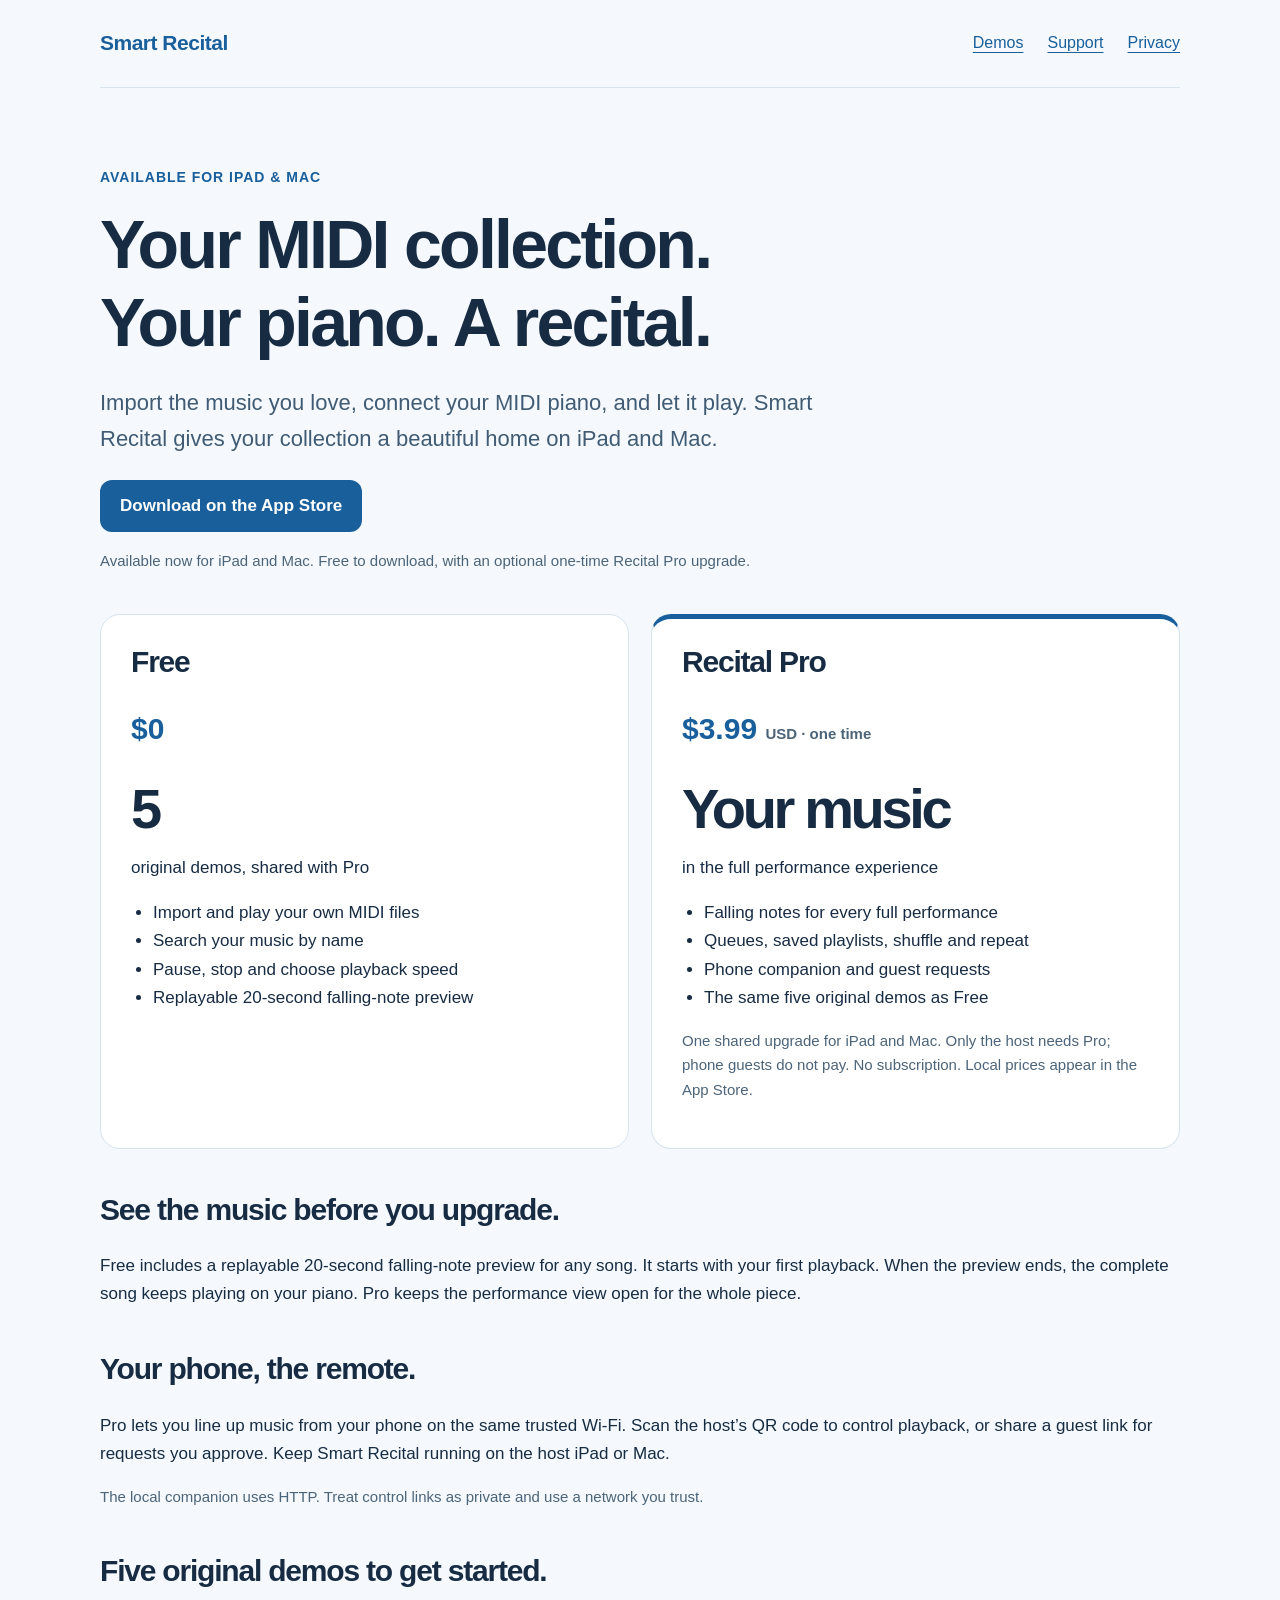
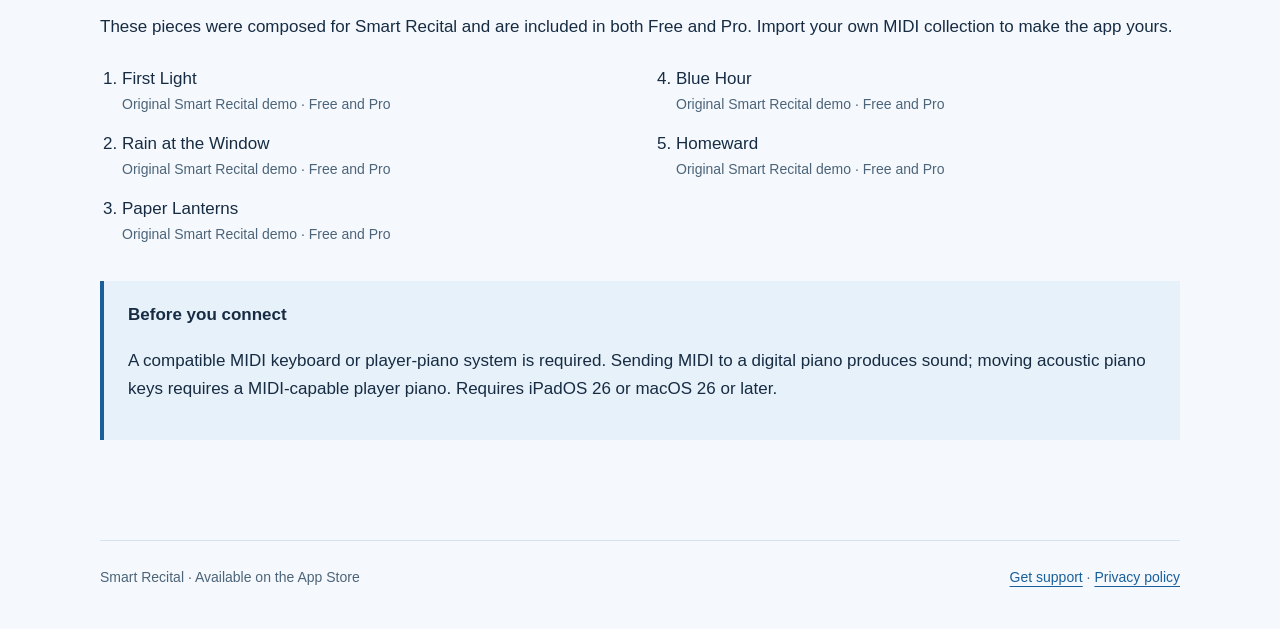
<file: index.html>
<!doctype html>
<html lang="en">
<head>
  <meta charset="utf-8">
  <meta name="viewport" content="width=device-width,initial-scale=1">
  <title>Smart Recital — Your MIDI collection on your piano</title>
  <meta name="description" content="Bring your MIDI files to a connected piano with Smart Recital for iPad and Mac. Pro adds falling notes, queues and a phone companion.">
  <link rel="icon" href="favicon.svg">
  <link rel="stylesheet" href="style.css">
</head>
<body>
  <header><a href="./" aria-label="Smart Recital home">Smart Recital</a><nav aria-label="Main"><a href="#collection">Demos</a><a href="support.html">Support</a><a href="privacy.html">Privacy</a></nav></header>
  <main>
    <p class="status">Available for iPad &amp; Mac</p>
    <h1>Your MIDI collection.<br>Your piano. A recital.</h1>
    <p class="intro">Import the music you love, connect your MIDI piano, and let it play. Smart Recital gives your collection a beautiful home on iPad and Mac.</p>
    <p><a class="button" href="https://apps.apple.com/us/app/smart-recital/id6814721420">Download on the App Store</a></p>
    <p class="small">Available now for iPad and Mac. Free to download, with an optional one-time Recital Pro upgrade.</p>
    <div class="tiers">
      <section class="tier" aria-labelledby="free-title"><h2 id="free-title" style="margin-top:0">Free</h2><p class="price">$0</p><p class="count">5</p><p>original demos, shared with Pro</p><ul><li>Import and play your own MIDI files</li><li>Search your music by name</li><li>Pause, stop and choose playback speed</li><li>Replayable 20-second falling-note preview</li></ul></section>
      <section class="tier pro" aria-labelledby="pro-title"><h2 id="pro-title" style="margin-top:0">Recital Pro</h2><p class="price">$3.99 <span class="small">USD · one time</span></p><p class="count">Your music</p><p>in the full performance experience</p><ul><li>Falling notes for every full performance</li><li>Queues, saved playlists, shuffle and repeat</li><li>Phone companion and guest requests</li><li>The same five original demos as Free</li></ul><p class="small">One shared upgrade for iPad and Mac. Only the host needs Pro; phone guests do not pay. No subscription. Local prices appear in the App Store.</p></section>
    </div>
    <section><h2>See the music before you upgrade.</h2><p>Free includes a replayable 20-second falling-note preview for any song. It starts with your first playback. When the preview ends, the complete song keeps playing on your piano. Pro keeps the performance view open for the whole piece.</p></section>
    <section><h2>Your phone, the remote.</h2><p>Pro lets you line up music from your phone on the same trusted Wi-Fi. Scan the host’s QR code to control playback, or share a guest link for requests you approve. Keep Smart Recital running on the host iPad or Mac.</p><p class="small">The local companion uses HTTP. Treat control links as private and use a network you trust.</p></section>
    <section id="collection"><h2>Five original demos to get started.</h2><p>These pieces were composed for Smart Recital and are included in both Free and Pro. Import your own MIDI collection to make the app yours.</p><div id="catalog"></div></section>
    <section class="note"><strong>Before you connect</strong><p>A compatible MIDI keyboard or player-piano system is required. Sending MIDI to a digital piano produces sound; moving acoustic piano keys requires a MIDI-capable player piano. Requires iPadOS 26 or macOS 26 or later.</p></section>
  </main>
  <footer><span>Smart Recital · Available on the App Store</span><span><a href="support.html">Get support</a> · <a href="privacy.html">Privacy policy</a></span></footer>
  <script src="collection.js"></script>
</body>
</html>
</file>
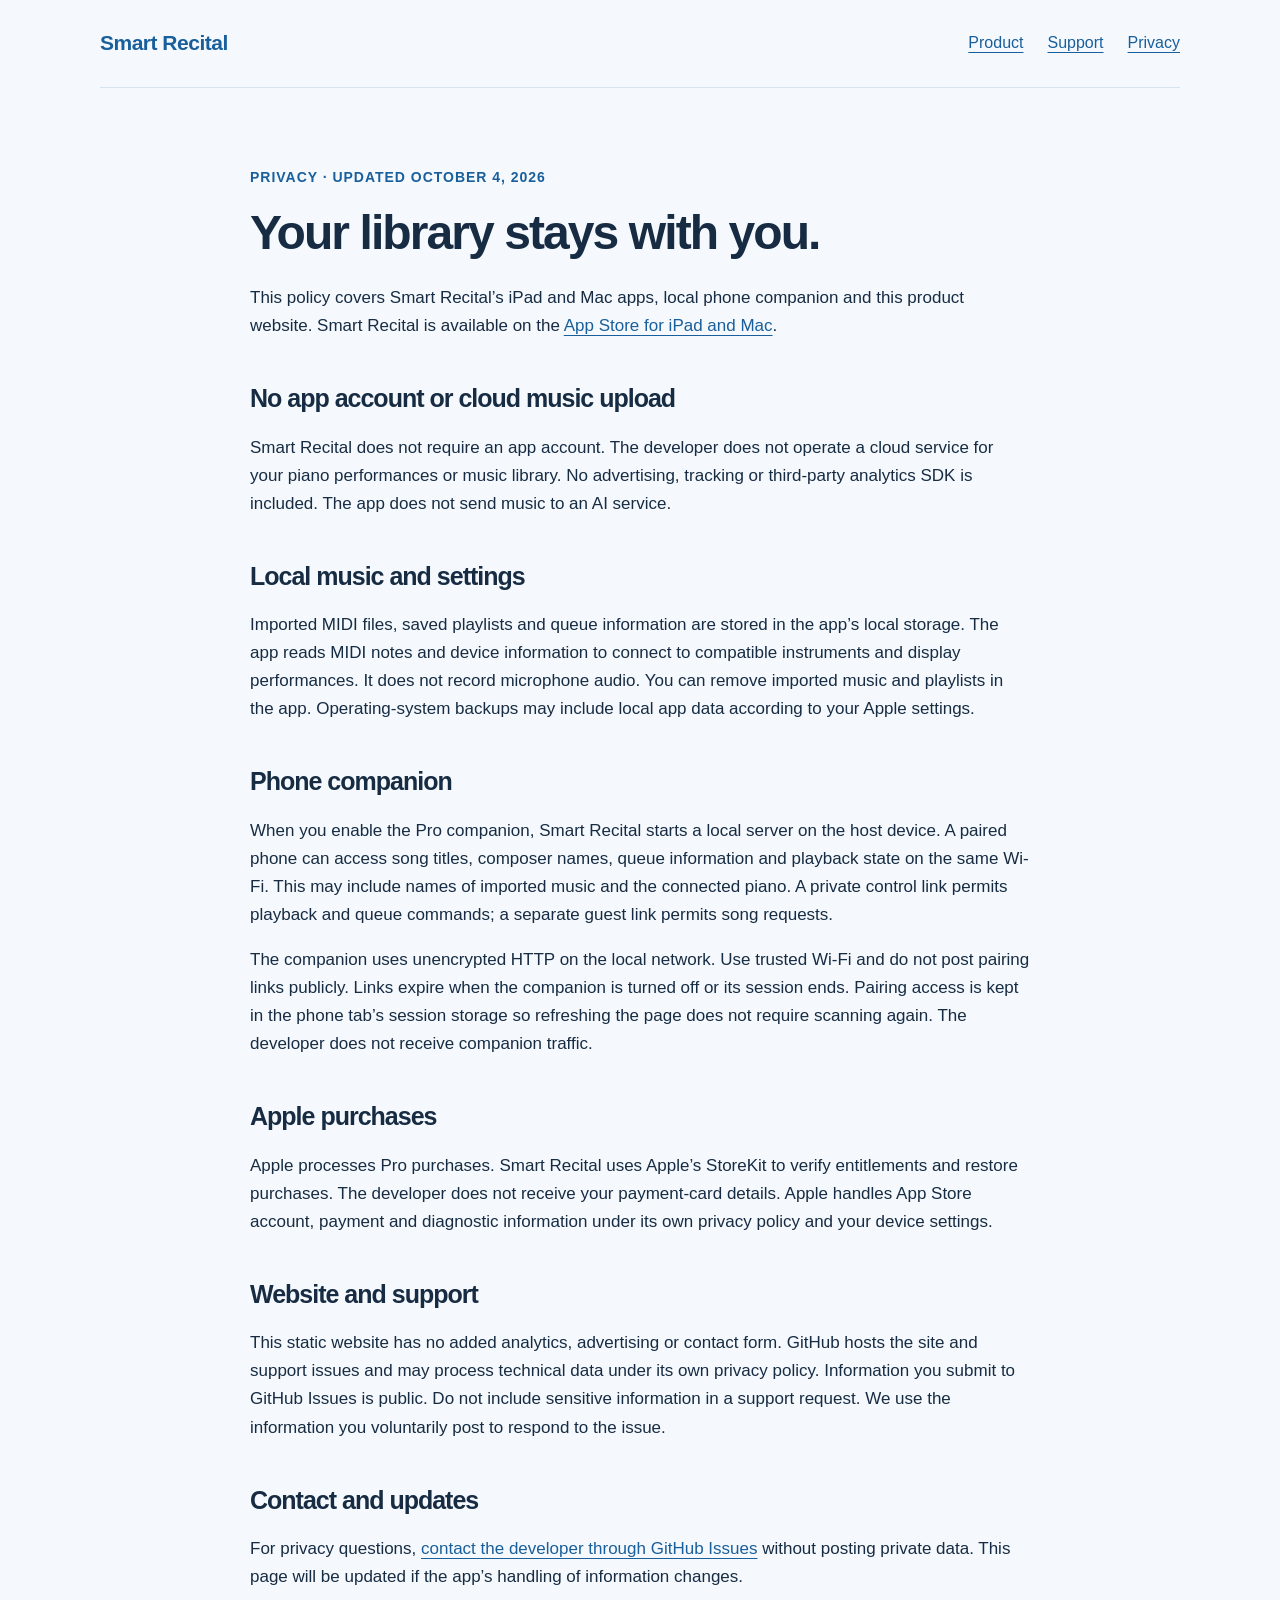
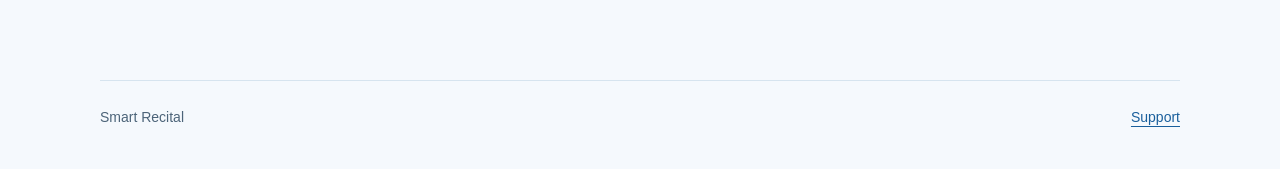
<file: privacy.html>
<!doctype html><html lang="en"><head><meta charset="utf-8"><meta name="viewport" content="width=device-width,initial-scale=1"><title>Smart Recital Privacy Policy</title><meta name="description" content="How Smart Recital handles your local music library, purchases, piano connections and phone companion."><link rel="icon" href="favicon.svg"><link rel="stylesheet" href="style.css"></head><body><header><a href="./">Smart Recital</a><nav aria-label="Main"><a href="./">Product</a><a href="support.html">Support</a><a href="privacy.html" aria-current="page">Privacy</a></nav></header><main class="textpage"><p class="status">Privacy · Updated October 4, 2026</p><h1>Your library stays with you.</h1><p>This policy covers Smart Recital’s iPad and Mac apps, local phone companion and this product website. Smart Recital is available on the <a href="https://apps.apple.com/us/app/smart-recital/id6814721420">App Store for iPad and Mac</a>.</p><h2>No app account or cloud music upload</h2><p>Smart Recital does not require an app account. The developer does not operate a cloud service for your piano performances or music library. No advertising, tracking or third-party analytics SDK is included. The app does not send music to an AI service.</p><h2>Local music and settings</h2><p>Imported MIDI files, saved playlists and queue information are stored in the app’s local storage. The app reads MIDI notes and device information to connect to compatible instruments and display performances. It does not record microphone audio. You can remove imported music and playlists in the app. Operating-system backups may include local app data according to your Apple settings.</p><h2>Phone companion</h2><p>When you enable the Pro companion, Smart Recital starts a local server on the host device. A paired phone can access song titles, composer names, queue information and playback state on the same Wi-Fi. This may include names of imported music and the connected piano. A private control link permits playback and queue commands; a separate guest link permits song requests.</p><p>The companion uses unencrypted HTTP on the local network. Use trusted Wi-Fi and do not post pairing links publicly. Links expire when the companion is turned off or its session ends. Pairing access is kept in the phone tab’s session storage so refreshing the page does not require scanning again. The developer does not receive companion traffic.</p><h2>Apple purchases</h2><p>Apple processes Pro purchases. Smart Recital uses Apple’s StoreKit to verify entitlements and restore purchases. The developer does not receive your payment-card details. Apple handles App Store account, payment and diagnostic information under its own privacy policy and your device settings.</p><h2>Website and support</h2><p>This static website has no added analytics, advertising or contact form. GitHub hosts the site and support issues and may process technical data under its own privacy policy. Information you submit to GitHub Issues is public. Do not include sensitive information in a support request. We use the information you voluntarily post to respond to the issue.</p><h2>Contact and updates</h2><p>For privacy questions, <a href="https://github.com/pstarwars2026/smart-recital/issues/new">contact the developer through GitHub Issues</a> without posting private data. This page will be updated if the app’s handling of information changes.</p></main><footer><span>Smart Recital</span><a href="support.html">Support</a></footer></body></html>
</file>
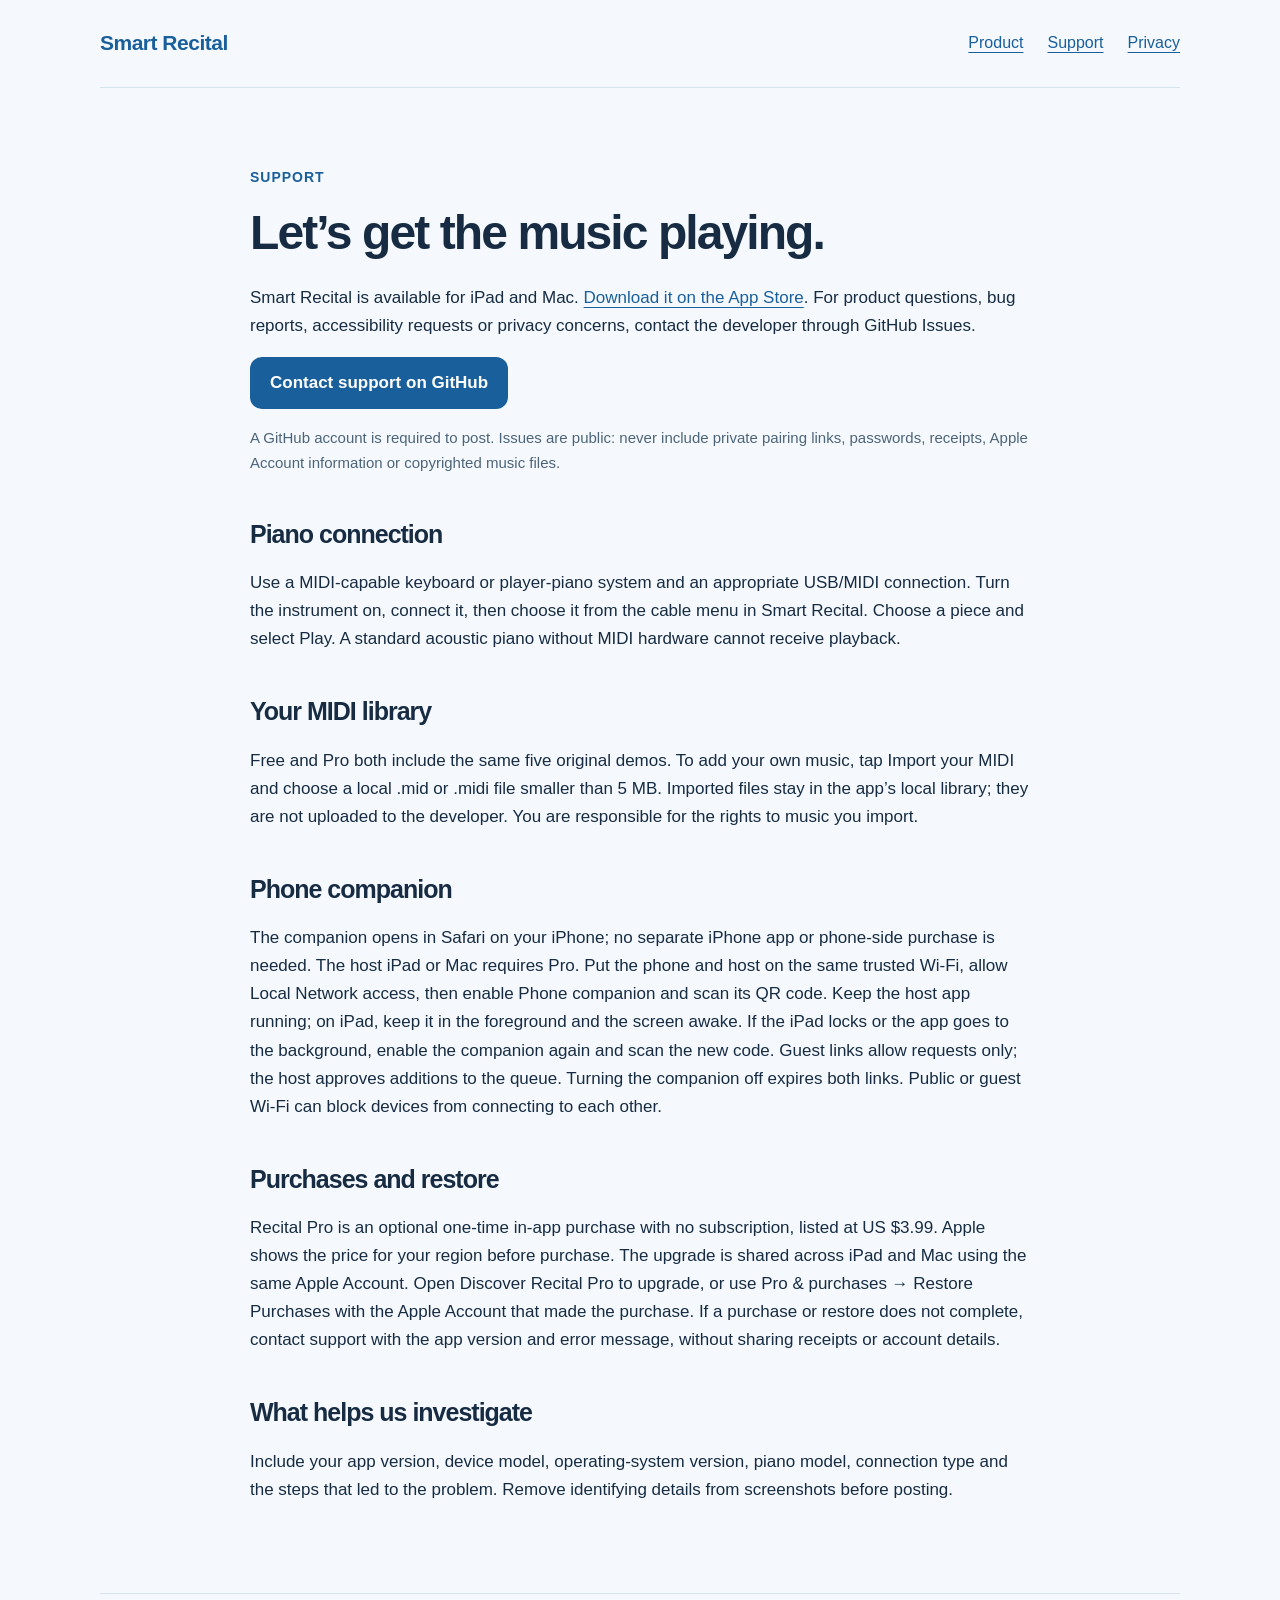
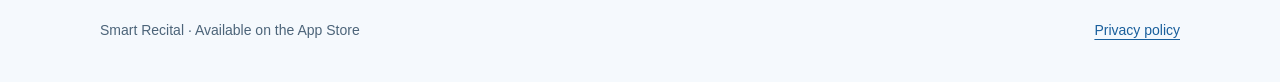
<file: support.html>
<!doctype html><html lang="en"><head><meta charset="utf-8"><meta name="viewport" content="width=device-width,initial-scale=1"><title>Smart Recital Support</title><meta name="description" content="Contact Smart Recital support and get help with MIDI piano connections, Pro and the phone companion."><link rel="icon" href="favicon.svg"><link rel="stylesheet" href="style.css"></head><body><header><a href="./">Smart Recital</a><nav aria-label="Main"><a href="./">Product</a><a href="support.html" aria-current="page">Support</a><a href="privacy.html">Privacy</a></nav></header><main class="textpage"><p class="status">Support</p><h1>Let’s get the music playing.</h1><p>Smart Recital is available for iPad and Mac. <a href="https://apps.apple.com/us/app/smart-recital/id6814721420">Download it on the App Store</a>. For product questions, bug reports, accessibility requests or privacy concerns, contact the developer through GitHub Issues.</p><p><a class="button" href="https://github.com/pstarwars2026/smart-recital/issues/new">Contact support on GitHub</a></p><p class="small">A GitHub account is required to post. Issues are public: never include private pairing links, passwords, receipts, Apple Account information or copyrighted music files.</p><h2>Piano connection</h2><p>Use a MIDI-capable keyboard or player-piano system and an appropriate USB/MIDI connection. Turn the instrument on, connect it, then choose it from the cable menu in Smart Recital. Choose a piece and select Play. A standard acoustic piano without MIDI hardware cannot receive playback.</p><h2>Your MIDI library</h2><p>Free and Pro both include the same five original demos. To add your own music, tap Import your MIDI and choose a local .mid or .midi file smaller than 5 MB. Imported files stay in the app’s local library; they are not uploaded to the developer. You are responsible for the rights to music you import.</p><h2>Phone companion</h2><p>The companion opens in Safari on your iPhone; no separate iPhone app or phone-side purchase is needed. The host iPad or Mac requires Pro. Put the phone and host on the same trusted Wi-Fi, allow Local Network access, then enable Phone companion and scan its QR code. Keep the host app running; on iPad, keep it in the foreground and the screen awake. If the iPad locks or the app goes to the background, enable the companion again and scan the new code. Guest links allow requests only; the host approves additions to the queue. Turning the companion off expires both links. Public or guest Wi-Fi can block devices from connecting to each other.</p><h2>Purchases and restore</h2><p>Recital Pro is an optional one-time in-app purchase with no subscription, listed at US $3.99. Apple shows the price for your region before purchase. The upgrade is shared across iPad and Mac using the same Apple Account. Open Discover Recital Pro to upgrade, or use Pro &amp; purchases → Restore Purchases with the Apple Account that made the purchase. If a purchase or restore does not complete, contact support with the app version and error message, without sharing receipts or account details.</p><h2>What helps us investigate</h2><p>Include your app version, device model, operating-system version, piano model, connection type and the steps that led to the problem. Remove identifying details from screenshots before posting.</p></main><footer><span>Smart Recital · Available on the App Store</span><a href="privacy.html">Privacy policy</a></footer></body></html>
</file>
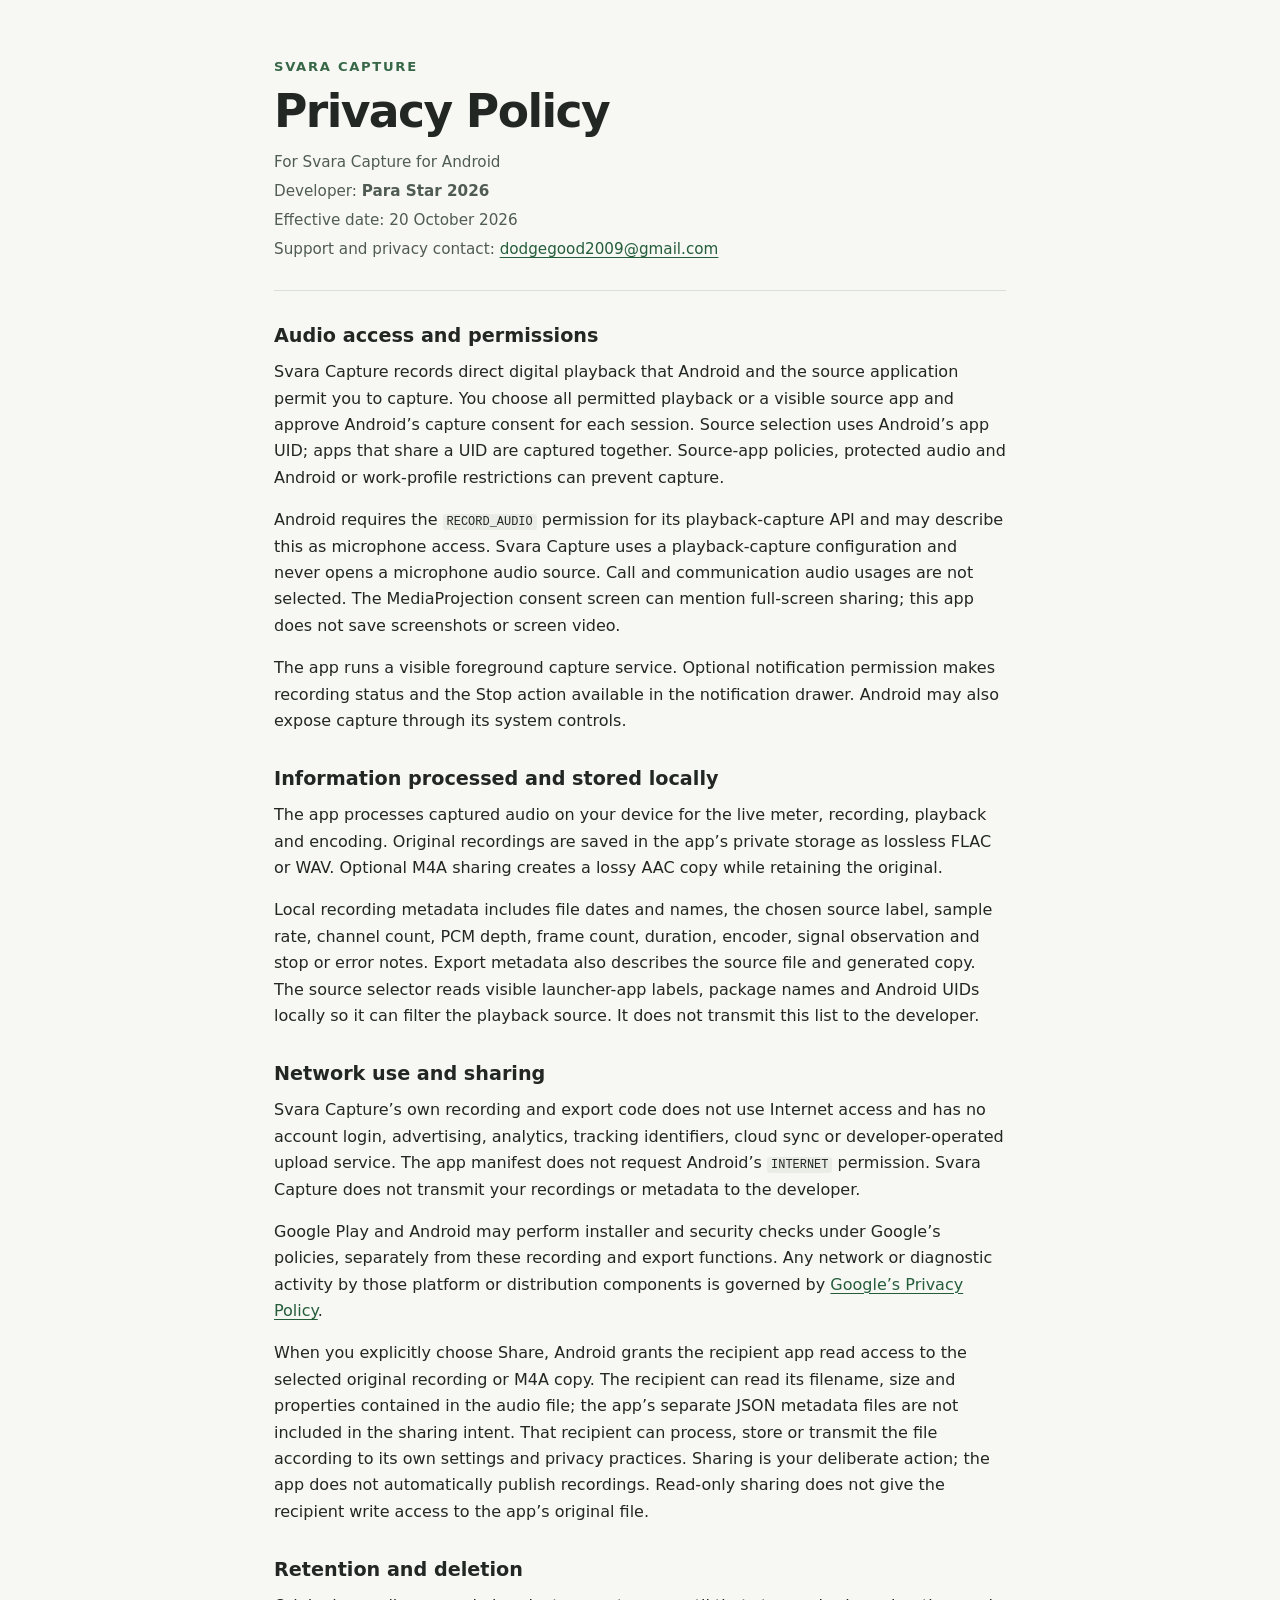
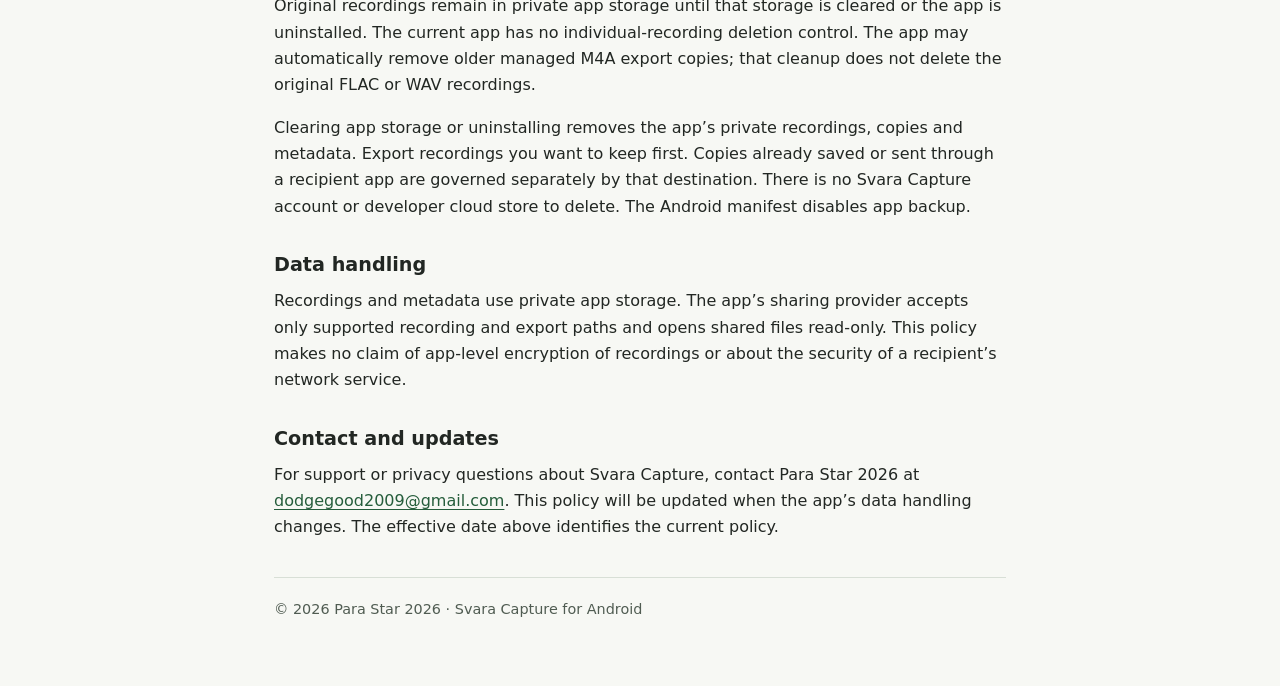
<file: svara-capture/privacy.html>
<!doctype html>
<html lang="en">
<head>
  <meta charset="utf-8">
  <meta name="viewport" content="width=device-width, initial-scale=1">
  <meta name="description" content="Privacy policy for Svara Capture for Android, developed by Para Star 2026.">
  <meta http-equiv="Content-Security-Policy" content="default-src 'none'; style-src 'unsafe-inline'; base-uri 'none'; form-action 'none'">
  <title>Svara Capture — Privacy Policy</title>
  <style>
    :root { color-scheme: light; font-family: system-ui, -apple-system, BlinkMacSystemFont, "Segoe UI", sans-serif; color: #222723; background: #f7f8f4; }
    * { box-sizing: border-box; }
    body { margin: 0; line-height: 1.65; }
    main { max-width: 780px; margin: 0 auto; padding: 56px 24px 64px; }
    header { padding-bottom: 24px; border-bottom: 1px solid #d8dfd6; }
    .brand { margin: 0 0 8px; color: #376747; font-size: .82rem; font-weight: 700; letter-spacing: .13em; text-transform: uppercase; }
    h1 { margin: 0 0 12px; font-size: clamp(2rem, 7vw, 2.85rem); line-height: 1.15; letter-spacing: -.035em; }
    h2 { margin: 32px 0 10px; font-size: 1.2rem; line-height: 1.35; }
    p { margin: 0 0 16px; }
    .details { color: #505c52; font-size: .95rem; }
    .details p { margin-bottom: 4px; }
    a { color: #255d3b; text-decoration-thickness: 1px; text-underline-offset: 3px; overflow-wrap: anywhere; }
    a:focus-visible { outline: 3px solid #83ae8d; outline-offset: 3px; }
    code { font-size: .92em; background: #e9ede6; padding: 1px 4px; border-radius: 3px; }
    footer { margin-top: 36px; padding-top: 20px; border-top: 1px solid #d8dfd6; color: #505c52; font-size: .9rem; }
    @media (max-width: 480px) { main { padding: 36px 20px 44px; } }
    @media print { :root { background: white; color: black; } main { max-width: none; padding: 0; } a { color: black; } }
  </style>
</head>
<body>
  <main>
    <header>
      <p class="brand">Svara Capture</p>
      <h1>Privacy Policy</h1>
      <div class="details">
        <p>For Svara Capture for Android</p>
        <p>Developer: <strong>Para Star 2026</strong></p>
        <p>Effective date: <time datetime="2026-10-20">20 October 2026</time></p>
        <p>Support and privacy contact: <a href="mailto:dodgegood2009@gmail.com">dodgegood2009@gmail.com</a></p>
      </div>
    </header>

    <section aria-labelledby="audio">
      <h2 id="audio">Audio access and permissions</h2>
      <p>Svara Capture records direct digital playback that Android and the source application permit you to capture. You choose all permitted playback or a visible source app and approve Android’s capture consent for each session. Source selection uses Android’s app UID; apps that share a UID are captured together. Source-app policies, protected audio and Android or work-profile restrictions can prevent capture.</p>
      <p>Android requires the <code>RECORD_AUDIO</code> permission for its playback-capture API and may describe this as microphone access. Svara Capture uses a playback-capture configuration and never opens a microphone audio source. Call and communication audio usages are not selected. The MediaProjection consent screen can mention full-screen sharing; this app does not save screenshots or screen video.</p>
      <p>The app runs a visible foreground capture service. Optional notification permission makes recording status and the Stop action available in the notification drawer. Android may also expose capture through its system controls.</p>
    </section>

    <section aria-labelledby="local">
      <h2 id="local">Information processed and stored locally</h2>
      <p>The app processes captured audio on your device for the live meter, recording, playback and encoding. Original recordings are saved in the app’s private storage as lossless FLAC or WAV. Optional M4A sharing creates a lossy AAC copy while retaining the original.</p>
      <p>Local recording metadata includes file dates and names, the chosen source label, sample rate, channel count, PCM depth, frame count, duration, encoder, signal observation and stop or error notes. Export metadata also describes the source file and generated copy. The source selector reads visible launcher-app labels, package names and Android UIDs locally so it can filter the playback source. It does not transmit this list to the developer.</p>
    </section>

    <section aria-labelledby="sharing">
      <h2 id="sharing">Network use and sharing</h2>
      <p>Svara Capture’s own recording and export code does not use Internet access and has no account login, advertising, analytics, tracking identifiers, cloud sync or developer-operated upload service. The app manifest does not request Android’s <code>INTERNET</code> permission. Svara Capture does not transmit your recordings or metadata to the developer.</p>
      <p>Google Play and Android may perform installer and security checks under Google’s policies, separately from these recording and export functions. Any network or diagnostic activity by those platform or distribution components is governed by <a href="https://policies.google.com/privacy">Google’s Privacy Policy</a>.</p>
      <p>When you explicitly choose Share, Android grants the recipient app read access to the selected original recording or M4A copy. The recipient can read its filename, size and properties contained in the audio file; the app’s separate JSON metadata files are not included in the sharing intent. That recipient can process, store or transmit the file according to its own settings and privacy practices. Sharing is your deliberate action; the app does not automatically publish recordings. Read-only sharing does not give the recipient write access to the app’s original file.</p>
    </section>

    <section aria-labelledby="retention">
      <h2 id="retention">Retention and deletion</h2>
      <p>Original recordings remain in private app storage until that storage is cleared or the app is uninstalled. The current app has no individual-recording deletion control. The app may automatically remove older managed M4A export copies; that cleanup does not delete the original FLAC or WAV recordings.</p>
      <p>Clearing app storage or uninstalling removes the app’s private recordings, copies and metadata. Export recordings you want to keep first. Copies already saved or sent through a recipient app are governed separately by that destination. There is no Svara Capture account or developer cloud store to delete. The Android manifest disables app backup.</p>
    </section>

    <section aria-labelledby="handling">
      <h2 id="handling">Data handling</h2>
      <p>Recordings and metadata use private app storage. The app’s sharing provider accepts only supported recording and export paths and opens shared files read-only. This policy makes no claim of app-level encryption of recordings or about the security of a recipient’s network service.</p>
    </section>

    <section aria-labelledby="contact">
      <h2 id="contact">Contact and updates</h2>
      <p>For support or privacy questions about Svara Capture, contact Para Star 2026 at <a href="mailto:dodgegood2009@gmail.com">dodgegood2009@gmail.com</a>. This policy will be updated when the app’s data handling changes. The effective date above identifies the current policy.</p>
    </section>

    <footer>© 2026 Para Star 2026 · Svara Capture for Android</footer>
  </main>
</body>
</html>
</file>
<file: style.css>
:root{font:17px/1.65 -apple-system,BlinkMacSystemFont,"Segoe UI",sans-serif;color:#172c43;background:#f5f9fd;--blue:#195f9c;--line:#d6e4ef}*{box-sizing:border-box}body{margin:0}a{color:var(--blue);text-underline-offset:4px}a:focus-visible,summary:focus-visible{outline:3px solid #246baf;outline-offset:5px}header,main,footer{width:min(1080px,calc(100% - 48px));margin:auto}header{display:flex;align-items:center;justify-content:space-between;padding:26px 0;border-bottom:1px solid var(--line);gap:20px}header>a{font-size:21px;font-weight:750;text-decoration:none;letter-spacing:-.5px}nav{display:flex;gap:24px;flex-wrap:wrap}nav a{font-size:16px}main{padding:64px 0 72px}h1,h2,h3{line-height:1.15;letter-spacing:-.04em;font-weight:700}h1{font-size:clamp(38px,6vw,68px);max-width:850px;margin:16px 0 24px}h2{font-size:30px;margin-top:44px}h3{font-size:24px;margin:0 0 15px}.intro{font-size:22px;max-width:740px;color:#405b73}.status{font-size:14px;letter-spacing:.07em;text-transform:uppercase;color:#195f9c;font-weight:700}.tiers{display:grid;grid-template-columns:1fr 1fr;gap:22px;margin:40px 0}.tier{background:white;border:1px solid var(--line);border-radius:20px;padding:30px}.tier.pro{border-top:5px solid var(--blue);padding-top:26px}.price{font-size:30px;font-weight:700;color:var(--blue);margin:0}.small{font-size:15px;color:#4c6479}.count{font-size:56px;line-height:1;margin:28px 0 8px;font-weight:750;letter-spacing:-.06em}.tier ul{padding-left:22px}section{scroll-margin-top:28px}.note{padding:20px 24px;background:#e7f1f9;border-left:4px solid var(--blue);margin:28px 0}.textpage{max-width:780px}.textpage h1{font-size:48px}.textpage h2{font-size:25px}details{border-top:1px solid var(--line);padding:20px 0}summary{font-size:20px;font-weight:650;cursor:pointer}.collection{columns:2;column-gap:50px;padding-left:22px}.collection li{padding:7px 0;break-inside:avoid}.collection small{display:block;color:#4c6479;font-size:14px}.button{display:inline-block;background:var(--blue);border-radius:12px;color:#fff;padding:12px 20px;text-decoration:none;font-weight:650}footer{border-top:1px solid var(--line);padding:25px 0 40px;display:flex;justify-content:space-between;gap:20px;flex-wrap:wrap;font-size:14px;color:#4c6479}@media(max-width:650px){header,main,footer{width:calc(100% - 32px)}header{align-items:flex-start;flex-direction:column;padding:20px 0}nav{gap:20px}main{padding-top:36px}.intro{font-size:19px}.tiers{grid-template-columns:1fr}.collection{columns:1}.textpage h1{font-size:38px}.tier{padding:24px}.tier.pro{padding-top:20px}}@media(prefers-reduced-motion:reduce){*{scroll-behavior:auto!important}}
</file>
